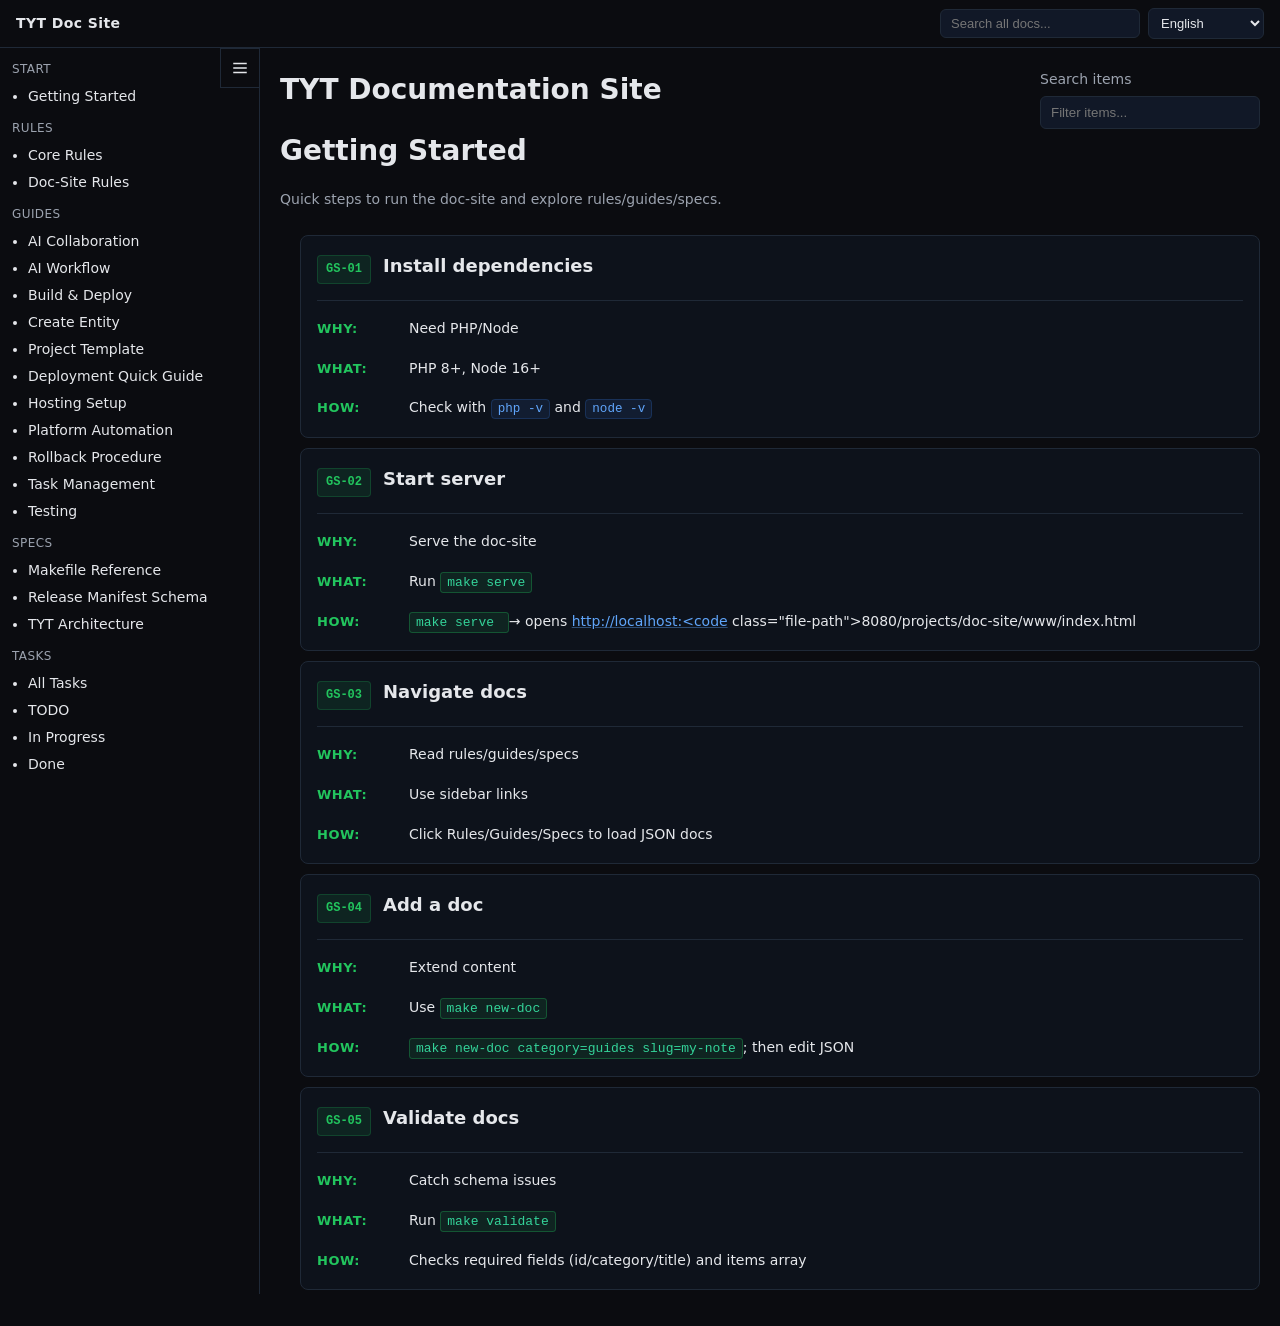
<file: projects/doc-site/www/index.html>
<!doctype html>
<html lang="en">
<head>
  <meta charset="utf-8" />
  <meta name="viewport" content="width=device-width,initial-scale=1" />
  <title>TYT Doc Site</title>
  <style>
    :root { --bg:#0b0c10; --fg:#e5e7eb; --muted:#9ca3af; --accent:#22c55e; --border:#1f2937; }
    * { box-sizing: border-box; }
    html, body { height: 100%; margin: 0; }
    body { background: var(--bg); color: var(--fg); font: 14px/1.5 ui-sans-serif, system-ui, -apple-system, Segoe UI, Roboto, sans-serif; }
    .app { display: grid; grid-template-rows: 48px 1fr; height: 100%; }
    header { display:flex; align-items:center; gap:12px; padding:0 16px; border-bottom:1px solid var(--border); justify-content: space-between; }
    .brand { font-weight: 700; letter-spacing: .4px; }
    .tag { font-size: 12px; color: var(--muted); border:1px solid var(--border); padding:2px 6px; border-radius:6px; }
    .header-search { display:flex; align-items:center; gap:8px; }
    .header-search input { background:#111827; color:var(--fg); border:1px solid var(--border); padding:6px 10px; border-radius:6px; width:200px; font-size:13px; }
    .header-search input:focus { outline:1px solid var(--accent); border-color:var(--accent); }
    
    /* Layout */
    .layout { display:grid; grid-template-columns: 260px 1fr; height: 100%; }
    .sidebar-wrapper { position: relative; width: 260px; height: 100%; }
    nav { border-right:1px solid var(--border); padding:12px; overflow-y:auto; height: calc(100% - 40px); padding-top: 0; background:var(--bg); }
    nav ul { padding-left: 16px; margin: 8px 0; }
    nav li { margin: 6px 0; }
    nav a { color: var(--fg); text-decoration: none; }
    nav a:hover { color: var(--accent); }
    nav .section { margin-top:12px; font-size:12px; letter-spacing:.4px; color: var(--muted); text-transform: uppercase; }
    
    .content { padding:20px; overflow:auto; line-height: 1.6; }
    .content h1 { margin-top: 0; margin-bottom: 8px; }
    .content ol { padding-left: 20px; }
    .content li { margin-bottom: 10px; }
    .content em { color: var(--muted); font-style: normal; }
    .muted { color: var(--muted); }
    .toolbar { display:flex; align-items:flex-start; justify-content:space-between; gap:16px; flex-wrap:wrap; }
    .search { display:flex; flex-direction:column; gap:6px; min-width:220px; }
    .search input { background:#111827; color:var(--fg); border:1px solid var(--border); padding:8px 10px; border-radius:6px; }
    .search input:focus { outline:1px solid var(--accent); border-color:var(--accent); }
    button { background:#111827; color:var(--fg); border:1px solid var(--border); padding:6px 10px; border-radius:6px; cursor:pointer; }
    button:hover { border-color:#374151; }
    .hidden { display:none; }
    
    /* Menu Toggle Button */
    .menu-toggle {
      position: absolute;
      top: 0;
      right: 0;
      width: 40px;
      height: 40px;
      padding: 0;
      display: flex;
      align-items: center;
      justify-content: center;
      border-radius: 0;
      z-index: 100;
      border-right: 1px solid var(--border);
      border-bottom: 1px solid var(--border);
      background: var(--bg);
      cursor: pointer;
    }
    .menu-toggle .icon-close { display: none; }
    .menu-toggle .icon-menu { display: block; }
    
    /* Collapsed sidebar */
    .layout.sidebar-collapsed { grid-template-columns: 40px 1fr; }
    .layout.sidebar-collapsed .sidebar-wrapper { width: 40px; }
    .layout.sidebar-collapsed nav { transform: translateX(-260px); margin-left: -260px; }
    .layout.sidebar-collapsed .menu-toggle { right: 0; }
    .layout.sidebar-collapsed .menu-toggle .icon-close { display: block; }
    .layout.sidebar-collapsed .menu-toggle .icon-menu { display: none; }
  </style>
  <link rel="stylesheet" href="index.css" />
</head>
<body>
  <div class="app">
    <header>
      <div class="brand">TYT Doc Site</div>
      <div class="header-search">
        <input type="search" id="global-search" placeholder="Search all docs..." />
        <select id="lang-select" aria-label="Select language" title="Select language" style="background:#111827;color:var(--fg);border:1px solid var(--border);padding:6px 8px;border-radius:6px;font-size:13px;">
          <option value="en">English</option>
          <option value="vi">Tiếng Việt</option>
          <option value="zh-TW">中文（台灣）</option>
        </select>
      </div>
    </header>
    <div class="layout">
      <div class="sidebar-wrapper">
        <button class="menu-toggle" aria-expanded="true" aria-controls="sidebar" title="Toggle Menu">
          <svg class="icon-menu" viewBox="0 0 24 24" width="18" height="18" fill="none" stroke="currentColor" stroke-width="2">
            <path d="M3 12h18M3 6h18M3 18h18"/>
          </svg>
          <svg class="icon-close" viewBox="0 0 24 24" width="18" height="18" fill="none" stroke="currentColor" stroke-width="2">
            <path d="M18 6L6 18M6 6l12 12"/>
          </svg>
        </button>
        <nav id="sidebar" aria-label="Sidebar">
          <!-- Navigation is auto-generated from docs-manifest.json -->
          <div class="section">Loading...</div>
        </nav>
      </div>
      <main class="content" role="main" tabindex="-1">
        <div class="toolbar">
          <div>
            <h1 data-i18n-key="title">TYT Doc Site</h1>
          </div>
          <div class="search">
            <label for="doc-search" class="muted" data-i18n-key="searchLabel">Search items</label>
            <input type="search" id="doc-search" placeholder="Filter items..." />
          </div>
        </div>
        <div id="doc-render">
          <p class="muted" data-i18n-key="skeletonDescription">Minimal skeleton. No dependencies. Ready for tyttoot integration.</p>
          <p data-i18n-key="navigationHint">Use the sidebar to navigate. Content rendering and data loading will be powered by the platform.</p>
        </div>
      </main>
    </div>
  </div>

  <script src="../../../tyt.js"></script>
  <script>
    (function () {
      function escapeHtml(str) {
        if (!str) return '';
        return String(str).replace(/&/g, '&amp;').replace(/</g, '&lt;').replace(/>/g, '&gt;').replace(/\"/g, '&quot;').replace(/'/g, '&#39;');
      }
      
      var btn = document.querySelector('.menu-toggle');
      var layout = document.querySelector('.layout');
      if (btn && layout) {
        btn.addEventListener('click', function () {
          var collapsed = layout.classList.toggle('sidebar-collapsed');
          btn.setAttribute('aria-expanded', String(!collapsed));
        });
      }
      
      var globalSearchInput = document.getElementById('global-search');
      if (globalSearchInput) {
        globalSearchInput.addEventListener('input', function(e) {
          var query = e.target.value.trim();
          var docRender = document.getElementById('doc-render');
          if (!query || !docRender) {
            if (docRender && !query) {
              docRender.innerHTML = '<p class="muted">Minimal skeleton. No dependencies. Ready for tyttoot integration.</p><p>Use the sidebar to navigate. Content rendering and data loading will be powered by the platform.</p>';
            }
            return;
          }
          var needle = query.toLowerCase();
          var navLinks = document.querySelectorAll('nav a');
          var results = [];
          navLinks.forEach(function(link) {
            var text = link.textContent.toLowerCase();
            if (text.indexOf(needle) !== -1) {
              results.push({ 
                title: link.textContent, 
                href: link.getAttribute('href'),
                dataPage: link.getAttribute('data-page'),
                element: link
              });
            }
          });
          var html = '<h2>Search Results for &quot;' + escapeHtml(query) + '&quot;</h2>';
          if (results.length === 0) {
            html += '<p class="muted">No results found.</p>';
          } else {
            html += '<ul style="list-style: none; padding: 0;">';
            results.forEach(function(r, idx) {
              html += '<li style="margin-bottom: 8px;"><a href="#" data-search-idx="' + idx + '" style="color: var(--accent); text-decoration: none;">' + escapeHtml(r.title) + '</a></li>';
            });
            html += '</ul>';
          }
          docRender.innerHTML = html;
          
          // Add click handlers to search result links
          var resultLinks = docRender.querySelectorAll('a[data-search-idx]');
          resultLinks.forEach(function(resultLink, idx) {
            resultLink.addEventListener('click', function(e) {
              e.preventDefault();
              if (results[idx]) {
                var originalLink = results[idx].element;
                if (originalLink) originalLink.click();
              }
            });
          });
        });
      }

      // Language selector population and handler (wait for i18n module)
      (function(){
        var tries = 0;
        function setupLangSelect(){
          tries++;
          var sel = document.getElementById('lang-select');
          if (!sel) return;
          var i18n = (window.tyt && tyt.lib && tyt.lib.common && tyt.lib.common.i18n) ? tyt.lib.common.i18n : null;
          if (!i18n) {
            if (tries < 10) return setTimeout(setupLangSelect, 200);
            return;
          }
          // populate options from availableLocales (replace existing)
          var locales = i18n.availableLocales ? i18n.availableLocales() : null;
          if (locales && locales.length) {
            sel.innerHTML = '';
            for (var i = 0; i < locales.length; i++) {
              var o = document.createElement('option');
              o.value = locales[i].id;
              o.textContent = locales[i].name || locales[i].id;
              sel.appendChild(o);
            }
          }
          // set current selection
          try { 
            var stored = window.localStorage && window.localStorage.getItem('docsite.locale'); 
            if (stored) sel.value = stored; 
          } catch(e) {}
          sel.addEventListener('change', function(e){
            var val = e.target.value;
            if (i18n && typeof i18n.setLocale === 'function') {
              i18n.setLocale(val, { reloadCurrentDoc: true });
            }
          });
        }
        setupLangSelect();
      })();
    })();
  </script>
  <script>
    (function() {
      const langSelect = document.getElementById('lang-select');
      langSelect.addEventListener('change', function() {
        const selectedLocale = langSelect.value;
        if (tyt && tyt.lib && tyt.lib.common && tyt.lib.common.i18n) {
          tyt.lib.common.i18n.setLocale(selectedLocale, function(err, locale) {
            if (!err) {
              console.log('Locale changed to:', locale);
              tyt.lib.common.i18n.applyLocale(locale); // Ensure page content updates
            }
          });
        }
      });

      window.addEventListener('tyt:localeChanged', function(event) {
        const locale = event.detail.locale;
        console.log('Locale changed event received:', locale);
        if (tyt && tyt.lib && tyt.lib.common && tyt.lib.common.i18n) {
          tyt.lib.common.i18n.applyLocale(locale); // Ensure page content updates
        }
      });
    })();
  </script>
</body>
</html>
</file>
<file: projects/doc-site/www/index.css>
/* Task Management Styles Extension */

/* Task List Grid */
.task-list {
  display: grid;
  grid-template-columns: repeat(auto-fill, minmax(320px, 1fr));
  gap: 16px;
  margin-top: 16px;
}

/* Task Card */
.task-card {
  background: #111827;
  border: 1px solid var(--border);
  border-radius: 8px;
  padding: 16px;
  cursor: pointer;
  transition: border-color 0.2s;
}

.task-card:hover {
  border-color: var(--accent);
}

.task-header {
  display: flex;
  justify-content: space-between;
  align-items: center;
  margin-bottom: 8px;
}

.task-id {
  font-size: 12px;
  color: var(--muted);
  font-family: monospace;
}

.task-priority {
  font-size: 11px;
  padding: 2px 8px;
  border-radius: 4px;
  font-weight: 600;
  text-transform: uppercase;
}

.priority-critical { background: #ef4444; color: white; }
.priority-high { background: #f59e0b; color: white; }
.priority-medium { background: #3b82f6; color: white; }
.priority-low { background: #6b7280; color: white; }

.task-title {
  font-size: 16px;
  margin: 8px 0;
  font-weight: 600;
}

.task-desc {
  font-size: 13px;
  color: var(--muted);
  margin: 8px 0;
}

.task-meta {
  display: flex;
  gap: 12px;
  margin-top: 12px;
  font-size: 12px;
}

.task-status {
  padding: 2px 8px;
  border-radius: 4px;
  font-size: 11px;
  font-weight: 600;
}

.status-todo .task-status { background: rgba(107, 114, 128, 0.2); color: #6b7280; }
.status-progress .task-status { background: rgba(59, 130, 246, 0.2); color: #3b82f6; }
.status-done .task-status { background: rgba(34, 197, 94, 0.2); color: #22c55e; }
.status-reopen .task-status { background: rgba(245, 158, 11, 0.2); color: #f59e0b; }

.task-assignee { color: var(--muted); }

.task-progress {
  margin-top: 12px;
  font-size: 12px;
}

.progress-bar {
  height: 4px;
  background: var(--border);
  border-radius: 2px;
  margin-top: 4px;
  overflow: hidden;
}

.progress-fill {
  height: 100%;
  background: var(--accent);
  transition: width 0.3s;
}

.task-tags {
  display: flex;
  flex-wrap: wrap;
  gap: 6px;
  margin-top: 12px;
}

.task-tags .tag {
  background: rgba(59, 130, 246, 0.1);
  border-color: rgba(59, 130, 246, 0.3);
  color: #3b82f6;
}

.task-detail { max-width: 800px; }

.task-detail-header {
  display: flex;
  justify-content: space-between;
  align-items: flex-start;
  margin-bottom: 24px;
  padding-bottom: 16px;
  border-bottom: 1px solid var(--border);
}

.task-detail-header h2 { margin: 0 0 8px 0; }

.task-section { margin-top: 24px; }

.task-section h3 {
  font-size: 14px;
  margin-bottom: 12px;
  text-transform: uppercase;
  letter-spacing: 0.5px;
  color: var(--muted);
}

.task-status-badge {
  padding: 4px 12px;
  border-radius: 6px;
  font-size: 12px;
  font-weight: 600;
  display: inline-block;
}

.task-meta-grid {
  display: grid;
  grid-template-columns: repeat(auto-fit, minmax(200px, 1fr));
  gap: 12px;
  font-size: 13px;
}

.checklist {
  list-style: none;
  padding: 0;
}

.checklist li {
  padding: 8px 0;
  display: flex;
  align-items: center;
  gap: 8px;
}

.checklist input[type="checkbox"] { margin: 0; }

/* Code Styling */
code {
  background: #111827;
  padding: 2px 6px;
  border-radius: 3px;
  font-family: 'Monaco', 'Menlo', 'Ubuntu Mono', 'Consolas', monospace;
  font-size: 13px;
  border: 1px solid rgba(59, 130, 246, 0.2);
}

.inline-code {
  color: #60a5fa;
  background: rgba(59, 130, 246, 0.1);
  padding: 2px 6px;
  border-radius: 4px;
  font-size: 0.9em;
}

.command {
  color: #34d399;
  background: rgba(34, 197, 94, 0.1);
  border-color: rgba(34, 197, 94, 0.3);
}

.file-path {
  color: #a78bfa;
  background: rgba(139, 92, 246, 0.1);
  border-color: rgba(139, 92, 246, 0.3);
}

.code-block {
  background: #0f172a;
  border: 1px solid var(--border);
  border-radius: 6px;
  padding: 16px;
  margin: 16px 0;
  overflow-x: auto;
  font-family: 'Monaco', 'Menlo', 'Ubuntu Mono', 'Consolas', monospace;
  font-size: 13px;
  line-height: 1.6;
}

.code-block code {
  background: transparent;
  padding: 0;
  border: none;
  color: #e5e7eb;
}

.link {
  color: #60a5fa;
  text-decoration: underline;
  text-decoration-color: rgba(96, 165, 250, 0.4);
}

.link:hover {
  color: #93c5fd;
  text-decoration-color: #93c5fd;
}

/* Document Items Styling */
.doc-items {
  list-style: none;
  padding: 0;
  margin: 24px 0;
}

.doc-items.nested {
  margin: 12px 0 12px 24px;
  padding-left: 16px;
  border-left: 2px solid var(--border);
}

.doc-item {
  margin-bottom: 24px;
  padding: 16px;
  background: rgba(17, 24, 39, 0.5);
  border: 1px solid var(--border);
  border-radius: 8px;
  transition: border-color 0.2s;
}

.doc-item:hover {
  border-color: rgba(34, 197, 94, 0.3);
}

.doc-item-header {
  display: flex;
  align-items: baseline;
  gap: 12px;
  margin-bottom: 12px;
}

.doc-item-id {
  font-family: monospace;
  font-size: 12px;
  font-weight: 600;
  color: var(--accent);
  background: rgba(34, 197, 94, 0.1);
  padding: 4px 8px;
  border-radius: 4px;
  border: 1px solid rgba(34, 197, 94, 0.2);
  flex-shrink: 0;
}

.doc-item-title {
  font-size: 18px;
  font-weight: 600;
  color: var(--fg);
  flex: 1;
}

.doc-item-content {
  color: var(--muted);
  margin: 12px 0;
  line-height: 1.7;
  font-size: 14px;
}

.doc-item-details {
  margin-top: 16px;
  padding-top: 16px;
  border-top: 1px solid var(--border);
}

.detail-section {
  display: grid;
  grid-template-columns: 80px 1fr;
  gap: 12px;
  margin-bottom: 16px;
  align-items: start;
}

.detail-section:last-child {
  margin-bottom: 0;
}

.detail-label {
  font-weight: 600;
  font-size: 13px;
  color: var(--accent);
  text-transform: uppercase;
  letter-spacing: 0.5px;
  padding-top: 2px;
}

.detail-value {
  color: var(--fg);
  line-height: 1.7;
  font-size: 14px;
}

.detail-value p {
  margin: 0;
  line-height: 1.7;
}
</file>
